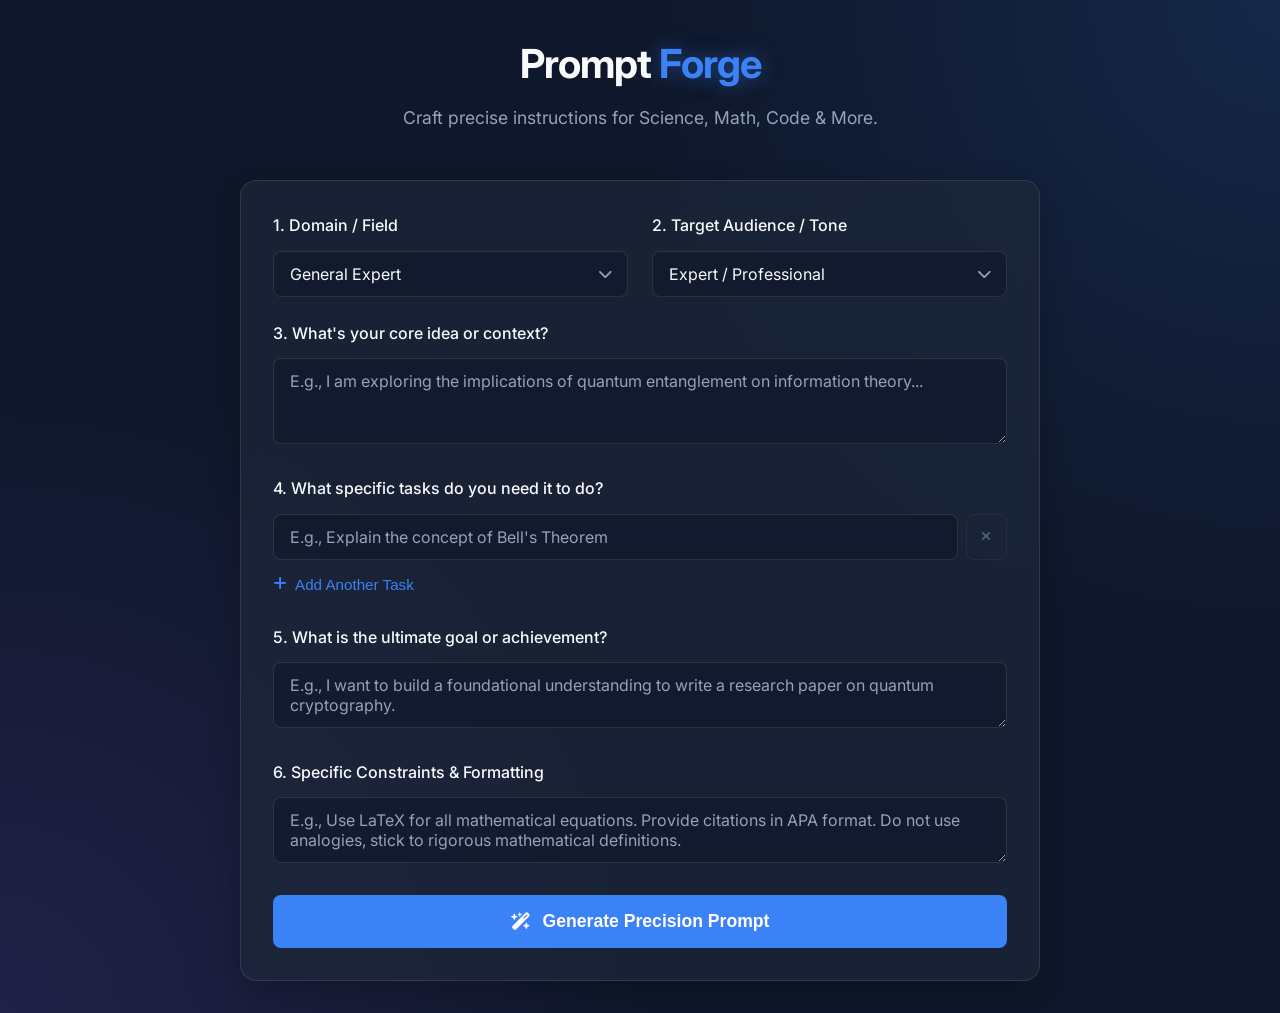
<file: index.html>
<!DOCTYPE html>
<html lang="en">
<head>
    <meta charset="UTF-8">
    <meta name="viewport" content="width=device-width, initial-scale=1.0">
    <title>LLM Prompt Builder</title>
    <link rel="stylesheet" href="styles.css">
    <link rel="preconnect" href="https://fonts.googleapis.com">
    <link rel="preconnect" href="https://fonts.gstatic.com" crossorigin>
    <link href="https://fonts.googleapis.com/css2?family=Inter:wght@400;500;600;700&display=swap" rel="stylesheet">
    <link rel="stylesheet" href="https://cdnjs.cloudflare.com/ajax/libs/font-awesome/6.4.0/css/all.min.css">
</head>
<body>
    <div class="container">
        <header>
            <h1>Prompt <span class="highlight">Forge</span></h1>
            <p>Craft precise instructions for Science, Math, Code & More.</p>
        </header>

        <main class="glass-panel">
            <div class="row">
                <div class="form-group half-width">
                    <label for="domain">1. Domain / Field</label>
                    <div class="select-wrapper">
                        <select id="domain">
                            <option value="General Expert">General Expert</option>
                            <option value="Computer Science & Programming">Computer Science & Programming</option>
                            <option value="Mathematics">Mathematics</option>
                            <option value="Physics">Physics</option>
                            <option value="Chemistry">Chemistry</option>
                            <option value="Biology & Life Sciences">Biology & Life Sciences</option>
                            <option value="Data Science & Statistics">Data Science & Statistics</option>
                            <option value="Engineering">Engineering</option>
                            <option value="Medicine & Healthcare">Medicine & Healthcare</option>
                        </select>
                        <i class="fa-solid fa-chevron-down select-icon"></i>
                    </div>
                </div>
                
                <div class="form-group half-width">
                    <label for="audience">2. Target Audience / Tone</label>
                    <div class="select-wrapper">
                        <select id="audience">
                            <option value="Expert / Professional">Expert / Professional</option>
                            <option value="College / Academic">College / Academic</option>
                            <option value="High School Student">High School Student</option>
                            <option value="Layman / General Public">Layman / General Public</option>
                        </select>
                        <i class="fa-solid fa-chevron-down select-icon"></i>
                    </div>
                </div>
            </div>

            <div class="form-group">
                <label for="idea">3. What's your core idea or context?</label>
                <textarea id="idea" placeholder="E.g., I am exploring the implications of quantum entanglement on information theory..." rows="3"></textarea>
            </div>

            <div class="form-group">
                <label>4. What specific tasks do you need it to do?</label>
                <div id="tasks-container">
                    <div class="task-input-wrapper">
                        <input type="text" class="task-input" placeholder="E.g., Explain the concept of Bell's Theorem">
                        <button class="icon-btn remove-task" aria-label="Remove task" disabled>
                            <i class="fa-solid fa-xmark"></i>
                        </button>
                    </div>
                </div>
                <button id="add-task-btn" class="secondary-btn">
                    <i class="fa-solid fa-plus"></i> Add Another Task
                </button>
            </div>

            <div class="form-group">
                <label for="achievement">5. What is the ultimate goal or achievement?</label>
                <textarea id="achievement" placeholder="E.g., I want to build a foundational understanding to write a research paper on quantum cryptography." rows="2"></textarea>
            </div>

            <div class="form-group">
                <label for="constraints">6. Specific Constraints & Formatting</label>
                <textarea id="constraints" placeholder="E.g., Use LaTeX for all mathematical equations. Provide citations in APA format. Do not use analogies, stick to rigorous mathematical definitions." rows="2"></textarea>
            </div>

            <button id="generate-btn" class="primary-btn">
                <i class="fa-solid fa-wand-magic-sparkles"></i> Generate Precision Prompt
            </button>
        </main>

        <section id="result-section" class="glass-panel hidden">
            <div class="result-header">
                <h2>Your Prompt</h2>
                <button id="copy-btn" class="icon-btn tooltip" aria-label="Copy to clipboard">
                    <i class="fa-regular fa-copy"></i>
                    <span class="tooltip-text">Copy</span>
                </button>
            </div>
            <div class="result-content">
                <pre><code id="prompt-output"></code></pre>
            </div>
        </section>
    </div>
    <script src="script.js"></script>
</body>
</html>
</file>
<file: styles.css>
:root {
    --bg-color: #0f172a;
    --text-primary: #f8fafc;
    --text-secondary: #94a3b8;
    --accent-color: #3b82f6;
    --accent-hover: #2563eb;
    --accent-glow: rgba(59, 130, 246, 0.5);
    --glass-bg: rgba(30, 41, 59, 0.7);
    --glass-border: rgba(255, 255, 255, 0.1);
    --input-bg: rgba(15, 23, 42, 0.6);
    --danger-color: #ef4444;
    --danger-hover: #dc2626;
    --success-color: #10b981;
}

* {
    box-sizing: border-box;
    margin: 0;
    padding: 0;
}

body {
    font-family: 'Inter', sans-serif;
    background-color: var(--bg-color);
    color: var(--text-primary);
    line-height: 1.6;
    min-height: 100vh;
    display: flex;
    justify-content: center;
    padding: 2rem;
    background-image: radial-gradient(circle at top right, rgba(59, 130, 246, 0.15), transparent 40%),
                      radial-gradient(circle at bottom left, rgba(139, 92, 246, 0.15), transparent 40%);
}

.container {
    width: 100%;
    max-width: 800px;
    display: flex;
    flex-direction: column;
    gap: 2rem;
}

header {
    text-align: center;
    margin-bottom: 1rem;
}

h1 {
    font-size: 2.5rem;
    font-weight: 700;
    margin-bottom: 0.5rem;
    letter-spacing: -0.025em;
}

.highlight {
    color: var(--accent-color);
    text-shadow: 0 0 20px var(--accent-glow);
}

header p {
    color: var(--text-secondary);
    font-size: 1.1rem;
}

.glass-panel {
    background: var(--glass-bg);
    backdrop-filter: blur(12px);
    -webkit-backdrop-filter: blur(12px);
    border: 1px solid var(--glass-border);
    border-radius: 16px;
    padding: 2rem;
    box-shadow: 0 10px 30px rgba(0, 0, 0, 0.2);
    transition: all 0.3s ease;
}

.row {
    display: flex;
    gap: 1.5rem;
    margin-bottom: 1.5rem;
}

.half-width {
    flex: 1;
    margin-bottom: 0 !important;
}

.form-group {
    margin-bottom: 1.5rem;
}

label {
    display: block;
    font-weight: 500;
    margin-bottom: 0.75rem;
    color: var(--text-primary);
}

textarea, input[type="text"], select {
    width: 100%;
    background-color: var(--input-bg);
    border: 1px solid var(--glass-border);
    border-radius: 8px;
    padding: 0.75rem 1rem;
    color: var(--text-primary);
    font-family: 'Inter', sans-serif;
    font-size: 1rem;
    transition: border-color 0.3s ease, box-shadow 0.3s ease;
}

textarea {
    resize: vertical;
}

textarea:focus, input[type="text"]:focus, select:focus {
    outline: none;
    border-color: var(--accent-color);
    box-shadow: 0 0 0 3px rgba(59, 130, 246, 0.2);
}

textarea::placeholder, input[type="text"]::placeholder {
    color: var(--text-secondary);
}

.select-wrapper {
    position: relative;
}

select {
    appearance: none;
    cursor: pointer;
    padding-right: 2.5rem;
}

select option {
    background-color: var(--bg-color);
    color: var(--text-primary);
}

.select-icon {
    position: absolute;
    right: 1rem;
    top: 50%;
    transform: translateY(-50%);
    color: var(--text-secondary);
    pointer-events: none;
    font-size: 0.9rem;
}

.task-input-wrapper {
    display: flex;
    gap: 0.5rem;
    margin-bottom: 0.5rem;
    animation: slideIn 0.3s ease-out;
}

@keyframes slideIn {
    from { opacity: 0; transform: translateY(-10px); }
    to { opacity: 1; transform: translateY(0); }
}

.icon-btn {
    background: transparent;
    border: 1px solid var(--glass-border);
    color: var(--text-secondary);
    border-radius: 8px;
    width: 44px;
    display: flex;
    align-items: center;
    justify-content: center;
    cursor: pointer;
    transition: all 0.2s ease;
}

.icon-btn:hover:not(:disabled) {
    background-color: var(--glass-border);
    color: var(--text-primary);
}

.icon-btn.remove-task:hover:not(:disabled) {
    background-color: rgba(239, 68, 68, 0.1);
    color: var(--danger-color);
    border-color: rgba(239, 68, 68, 0.3);
}

.icon-btn:disabled {
    opacity: 0.5;
    cursor: not-allowed;
}

.secondary-btn {
    background: transparent;
    border: none;
    color: var(--accent-color);
    font-weight: 500;
    cursor: pointer;
    display: flex;
    align-items: center;
    gap: 0.5rem;
    padding: 0.5rem 0;
    transition: color 0.2s ease;
    font-size: 0.95rem;
}

.secondary-btn:hover {
    color: var(--text-primary);
}

.primary-btn {
    width: 100%;
    background-color: var(--accent-color);
    color: white;
    border: none;
    border-radius: 8px;
    padding: 1rem;
    font-size: 1.1rem;
    font-weight: 600;
    cursor: pointer;
    display: flex;
    align-items: center;
    justify-content: center;
    gap: 0.75rem;
    transition: all 0.3s ease;
    margin-top: 1rem;
}

.primary-btn:hover {
    background-color: var(--accent-hover);
    box-shadow: 0 0 15px var(--accent-glow);
    transform: translateY(-2px);
}

.primary-btn:active {
    transform: translateY(0);
}

.hidden {
    display: none !important;
}

#result-section {
    animation: fadeIn 0.5s ease-out;
}

@keyframes fadeIn {
    from { opacity: 0; transform: translateY(20px); }
    to { opacity: 1; transform: translateY(0); }
}

.result-header {
    display: flex;
    justify-content: space-between;
    align-items: center;
    margin-bottom: 1rem;
}

.result-header h2 {
    font-size: 1.5rem;
    font-weight: 600;
}

.result-content {
    background-color: var(--input-bg);
    border-radius: 8px;
    padding: 1.5rem;
    border: 1px solid var(--glass-border);
    position: relative;
}

pre {
    white-space: pre-wrap;
    word-wrap: break-word;
    font-family: 'Inter', sans-serif;
    color: var(--text-primary);
    font-size: 1rem;
}

/* Tooltip styles */
.tooltip {
    position: relative;
}

.tooltip .tooltip-text {
    visibility: hidden;
    width: 60px;
    background-color: #333;
    color: #fff;
    text-align: center;
    border-radius: 6px;
    padding: 5px;
    position: absolute;
    z-index: 1;
    bottom: 125%;
    left: 50%;
    margin-left: -30px;
    opacity: 0;
    transition: opacity 0.3s;
    font-size: 0.75rem;
}

.tooltip .tooltip-text::after {
    content: "";
    position: absolute;
    top: 100%;
    left: 50%;
    margin-left: -5px;
    border-width: 5px;
    border-style: solid;
    border-color: #333 transparent transparent transparent;
}

.tooltip:hover .tooltip-text {
    visibility: visible;
    opacity: 1;
}

@media (max-width: 600px) {
    body {
        padding: 1rem;
    }
    
    .glass-panel {
        padding: 1.5rem;
    }

    .row {
        flex-direction: column;
        gap: 0;
    }
    
    .half-width {
        margin-bottom: 1.5rem !important;
    }
}
</file>
